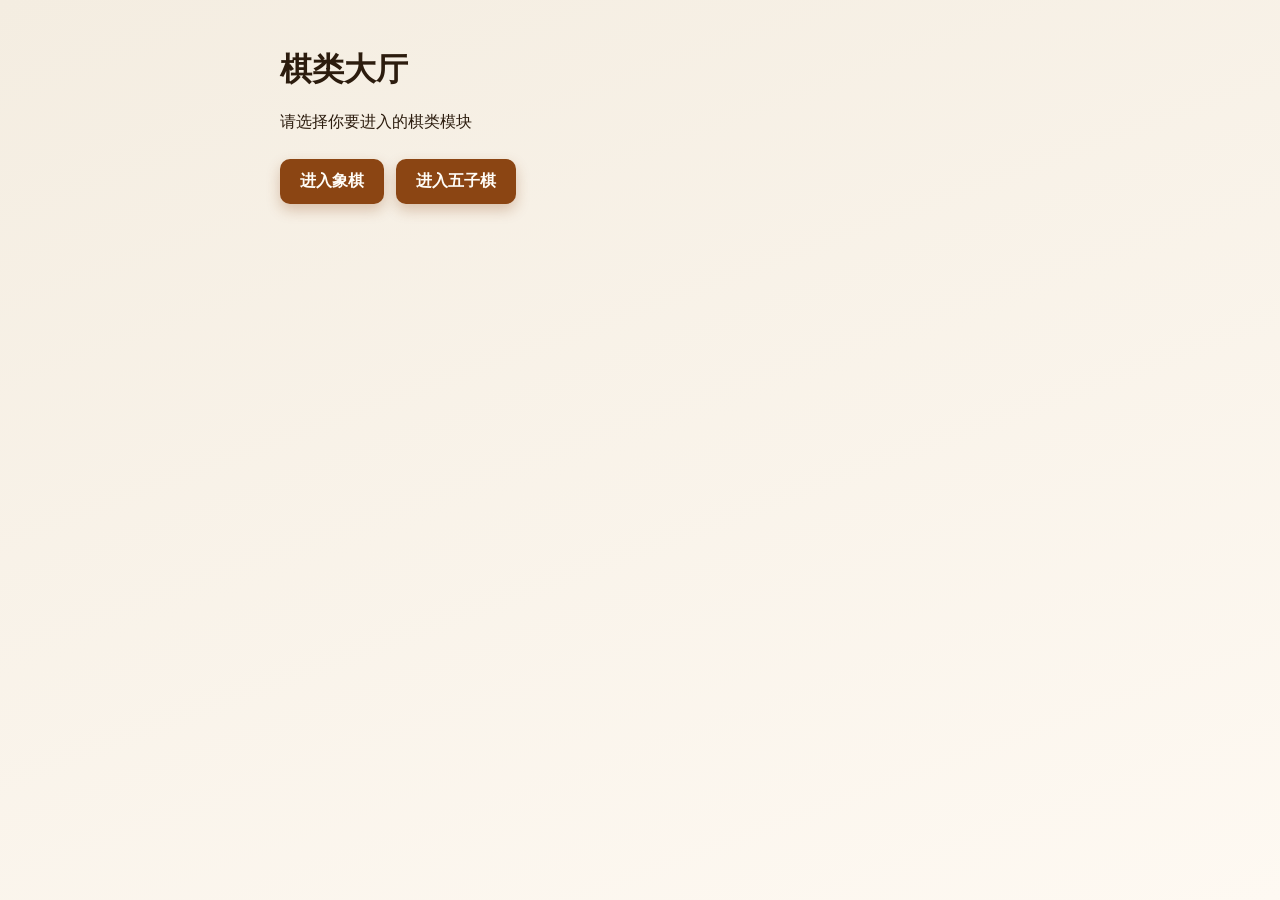
<file: index.html>
<!DOCTYPE html>
<html lang="zh-CN">
  <head>
    <meta charset="UTF-8" />
    <meta name="viewport" content="width=device-width, initial-scale=1.0" />
    <title>棋类大厅</title>
    <link rel="stylesheet" href="styles.css" />
  </head>
  <body>
    <main class="home">
      <h1>棋类大厅</h1>
      <p>请选择你要进入的棋类模块</p>
      <div class="button-group">
        <a class="game-btn" href="chinese-chess.html">进入象棋</a>
        <a class="game-btn" href="gomoku.html">进入五子棋</a>
      </div>
    </main>
  </body>
</html>
</file>
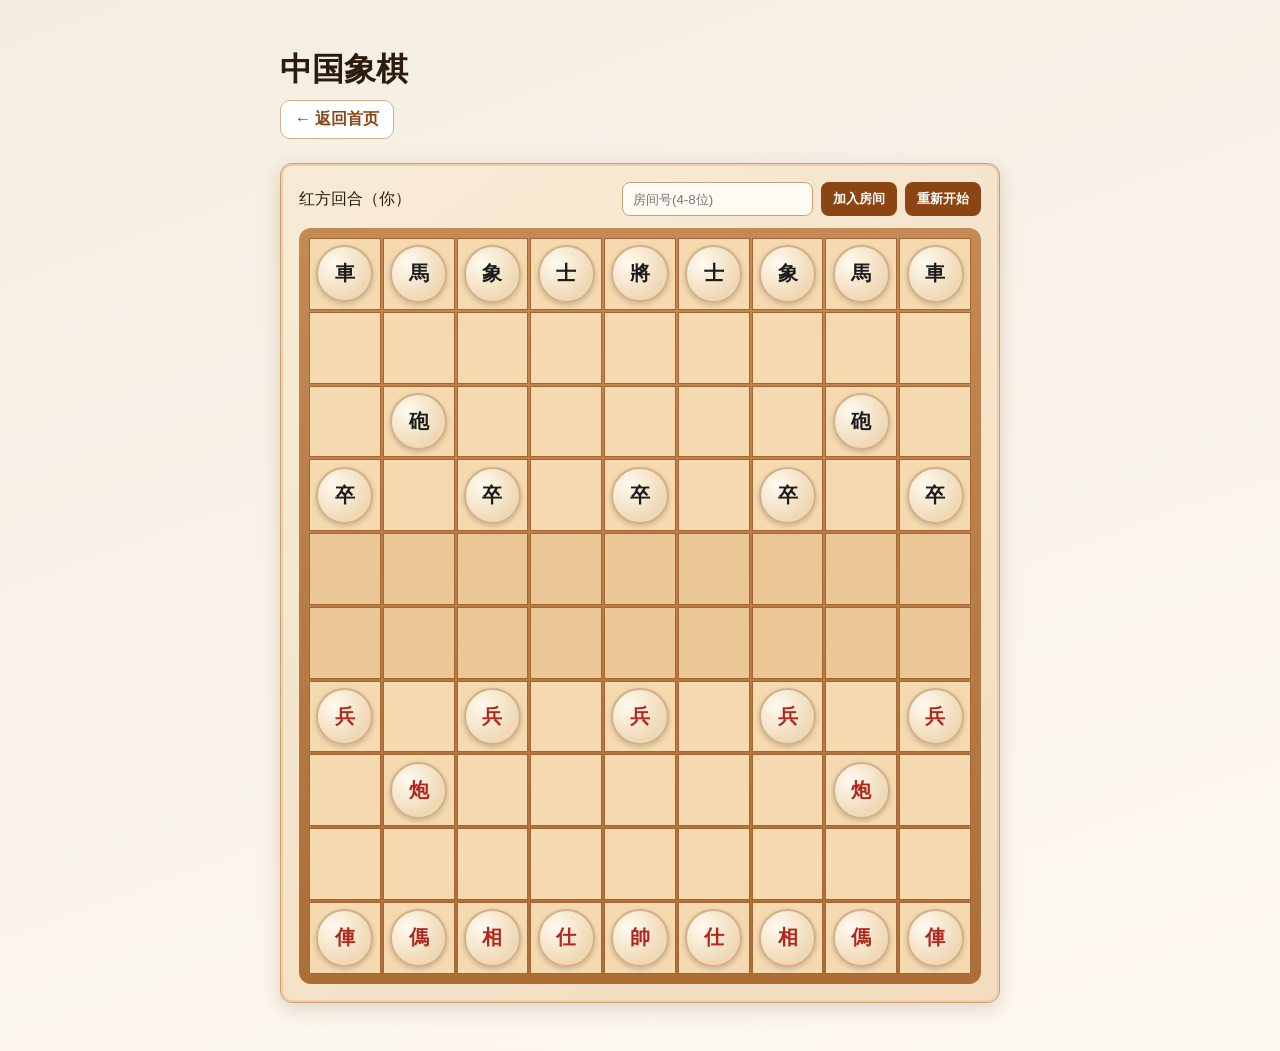
<file: chinese-chess.html>
<!DOCTYPE html>
<html lang="zh-CN">
  <head>
    <meta charset="UTF-8" />
    <meta name="viewport" content="width=device-width, initial-scale=1.0" />
    <title>中国象棋</title>
    <link rel="stylesheet" href="styles.css" />
  </head>
  <body>
    <main class="page">
      <header>
        <h1>中国象棋</h1>
        <a class="back-link" href="index.html">← 返回首页</a>
      </header>

      <section class="panel ornate">
        <div class="game-toolbar">
          <p id="xq-status">红方回合</p>
          <div class="toolbar-actions">
            <input id="xq-room" class="room-input" placeholder="房间号(4-8位)" />
            <button id="xq-find" class="mini-btn">加入房间</button>
            <button id="xq-restart" class="mini-btn">重新开始</button>
          </div>
        </div>
        <div id="xiangqi-board" class="xiangqi-board" aria-label="中国象棋棋盘"></div>
      </section>
    </main>
    <script src="realtime.js"></script>
    <script>
      const ROWS = 10, COLS = 9;
      const statusEl = document.getElementById("xq-status");
      const boardEl = document.getElementById("xiangqi-board");
      const restartBtn = document.getElementById("xq-restart");
      const findBtn = document.getElementById("xq-find");
      const roomInput = document.getElementById("xq-room");

      const initial = [
        ["br", "bn", "bb", "ba", "bk", "ba", "bb", "bn", "br"],
        [null, null, null, null, null, null, null, null, null],
        [null, "bc", null, null, null, null, null, "bc", null],
        ["bp", null, "bp", null, "bp", null, "bp", null, "bp"],
        [null, null, null, null, null, null, null, null, null],
        [null, null, null, null, null, null, null, null, null],
        ["rp", null, "rp", null, "rp", null, "rp", null, "rp"],
        [null, "rc", null, null, null, null, null, "rc", null],
        [null, null, null, null, null, null, null, null, null],
        ["rr", "rn", "rb", "ra", "rk", "ra", "rb", "rn", "rr"],
      ];
      const labels = { r: "俥", n: "傌", b: "相", a: "仕", k: "帥", c: "炮", p: "兵", br: "車", bn: "馬", bb: "象", ba: "士", bk: "將", bc: "砲", bp: "卒" };
      let board, turn, selected, winner;
      let onlineMode = false;
      let mySide = "r";
      let rtc = null;

      const clone = (b) => b.map((r) => r.slice());
      const inBounds = (r, c) => r >= 0 && r < 10 && c >= 0 && c < 9;
      const sideOf = (p) => (p ? p[0] : null);
      const typeOf = (p) => (p ? p[1] : null);

      function reset() { board = clone(initial); turn = "r"; selected = null; winner = null; render(); }
      restartBtn.onclick = reset;

      findBtn.onclick = () => {
        const room = roomInput.value.trim().toUpperCase();
        if (!room) return alert("请输入房间号");
        rtc = new RealtimeClient("xiangqi", initial);
        rtc.on("err", (m) => alert(m.msg));
        rtc.on("joined", (m) => {
          onlineMode = true;
          mySide = m.seat === "A" ? "r" : "b";
          statusEl.textContent = `已加入房间 ${m.room}，等待对手…`;
        });
        rtc.on("start", (m) => {
          board = m.state.board;
          turn = m.state.turn === "A" ? "r" : "b";
          winner = null; selected = null;
          render();
        });
        rtc.on("sync", (m) => {
          board = m.state.board;
          turn = m.state.turn === "A" ? "r" : "b";
          winner = m.state.winner || null;
          selected = null;
          render();
        });
        rtc.on("closed", () => statusEl.textContent = "连接断开，可重连房间");
        rtc.connect(room, "玩家");
      };

      let audioCtx = null;
      function playMoveSound(isCapture = false) {
        try {
          if (!audioCtx) audioCtx = new (window.AudioContext || window.webkitAudioContext)();
          const now = audioCtx.currentTime;
          const osc = audioCtx.createOscillator();
          const gain = audioCtx.createGain();
          osc.type = "triangle";
          osc.frequency.setValueAtTime(isCapture ? 520 : 420, now);
          osc.frequency.exponentialRampToValueAtTime(isCapture ? 380 : 300, now + 0.08);
          gain.gain.setValueAtTime(0.0001, now);
          gain.gain.exponentialRampToValueAtTime(0.18, now + 0.01);
          gain.gain.exponentialRampToValueAtTime(0.0001, now + 0.14);
          osc.connect(gain);
          gain.connect(audioCtx.destination);
          osc.start(now);
          osc.stop(now + 0.15);
        } catch (e) {}
      }

      function palace(side) { return side === "r" ? { rs: 7, re: 9, cs: 3, ce: 5 } : { rs: 0, re: 2, cs: 3, ce: 5 }; }
      function inPalace(side, r, c) { const p = palace(side); return r >= p.rs && r <= p.re && c >= p.cs && c <= p.ce; }

      function clearPath(fr, fc, tr, tc, b) {
        const dr = Math.sign(tr - fr), dc = Math.sign(tc - fc);
        let r = fr + dr, c = fc + dc;
        while (r !== tr || c !== tc) { if (b[r][c]) return false; r += dr; c += dc; }
        return true;
      }
      function countPath(fr, fc, tr, tc, b) {
        const dr = Math.sign(tr - fr), dc = Math.sign(tc - fc);
        let r = fr + dr, c = fc + dc, n = 0;
        while (r !== tr || c !== tc) { if (b[r][c]) n++; r += dr; c += dc; }
        return n;
      }

      function pseudoLegal(fr, fc, tr, tc, b) {
        if (!inBounds(tr, tc) || (fr === tr && fc === tc)) return false;
        const p = b[fr][fc], t = b[tr][tc]; if (!p) return false;
        const s = sideOf(p), ty = typeOf(p);
        if (t && sideOf(t) === s) return false;
        const dr = tr - fr, dc = tc - fc, adr = Math.abs(dr), adc = Math.abs(dc);

        if (ty === "r") return (fr === tr || fc === tc) && clearPath(fr, fc, tr, tc, b);
        if (ty === "n") {
          if (!(adr === 2 && adc === 1) && !(adr === 1 && adc === 2)) return false;
          const leg = adr === 2 ? [fr + dr / 2, fc] : [fr, fc + dc / 2];
          return !b[leg[0]][leg[1]];
        }
        if (ty === "b") {
          if (!(adr === 2 && adc === 2)) return false;
          if (s === "r" && tr < 5) return false;
          if (s === "b" && tr > 4) return false;
          return !b[fr + dr / 2][fc + dc / 2];
        }
        if (ty === "a") return adr === 1 && adc === 1 && inPalace(s, tr, tc);
        if (ty === "k") {
          if (!inPalace(s, tr, tc)) return false;
          return adr + adc === 1;
        }
        if (ty === "c") {
          if (!(fr === tr || fc === tc)) return false;
          const n = countPath(fr, fc, tr, tc, b);
          return t ? n === 1 : n === 0;
        }
        if (ty === "p") {
          const forward = s === "r" ? -1 : 1;
          const crossed = s === "r" ? fr <= 4 : fr >= 5;
          if (dr === forward && dc === 0) return true;
          if (crossed && dr === 0 && adc === 1) return true;
          return false;
        }
        return false;
      }

      function generalsFace(b) {
        let rk, bk;
        for (let r = 0; r < 10; r++) for (let c = 0; c < 9; c++) {
          if (b[r][c] === "rk") rk = [r, c];
          if (b[r][c] === "bk") bk = [r, c];
        }
        if (!rk || !bk || rk[1] !== bk[1]) return false;
        const c = rk[1], [s, e] = rk[0] < bk[0] ? [rk[0] + 1, bk[0]] : [bk[0] + 1, rk[0]];
        for (let r = s; r < e; r++) if (b[r][c]) return false;
        return true;
      }

      function inCheck(side, b) {
        let kr = -1, kc = -1;
        for (let r = 0; r < 10; r++) for (let c = 0; c < 9; c++) if (b[r][c] === side + "k") { kr = r; kc = c; }
        if (kr < 0) return true;
        const enemy = side === "r" ? "b" : "r";
        for (let r = 0; r < 10; r++) for (let c = 0; c < 9; c++) {
          if (b[r][c] && sideOf(b[r][c]) === enemy && pseudoLegal(r, c, kr, kc, b)) return true;
        }
        return generalsFace(b);
      }

      function legalMove(fr, fc, tr, tc, side, b) {
        if (!pseudoLegal(fr, fc, tr, tc, b)) return false;
        const nb = clone(b); nb[tr][tc] = nb[fr][fc]; nb[fr][fc] = null;
        if (generalsFace(nb)) return false;
        return !inCheck(side, nb);
      }

      function allMoves(side, b) {
        const moves = [];
        for (let fr = 0; fr < 10; fr++) for (let fc = 0; fc < 9; fc++) {
          if (!b[fr][fc] || sideOf(b[fr][fc]) !== side) continue;
          for (let tr = 0; tr < 10; tr++) for (let tc = 0; tc < 9; tc++) if (legalMove(fr, fc, tr, tc, side, b)) moves.push([fr, fc, tr, tc]);
        }
        return moves;
      }

      function evaluate(b) {
        const val = { k: 10000, r: 500, n: 300, b: 120, a: 120, c: 280, p: 90 };
        let s = 0;
        for (let r = 0; r < 10; r++) for (let c = 0; c < 9; c++) {
          const p = b[r][c]; if (!p) continue;
          const sign = sideOf(p) === "b" ? 1 : -1;
          s += sign * val[typeOf(p)];
        }
        return s;
      }

      function botMove() {
        if (winner) return;
        if (onlineMode && turn !== (mySide === "r" ? "b" : "r")) return;
        if (!onlineMode && turn !== "b") return;
        const moves = allMoves("b", board);
        if (!moves.length) { winner = inCheck("b", board) ? "红方胜（将死）" : "和棋（困毙）"; render(); return; }
        let best = null, bestScore = -Infinity;
        for (const m of moves) {
          const nb = clone(board); nb[m[2]][m[3]] = nb[m[0]][m[1]]; nb[m[0]][m[1]] = null;
          const score = evaluate(nb) + Math.random() * 5;
          if (score > bestScore) { bestScore = score; best = m; }
        }
        const isCapture = !!board[best[2]][best[3]];
        board[best[2]][best[3]] = board[best[0]][best[1]]; board[best[0]][best[1]] = null;
        playMoveSound(isCapture);
        turn = "r";
        if (!allMoves("r", board).length) winner = inCheck("r", board) ? "黑方胜（将死）" : "和棋（困毙）";
        render();
      }

      function clickCell(e) {
        if (winner) return;
        if (turn !== mySide) return;
        const r = +e.currentTarget.dataset.r, c = +e.currentTarget.dataset.c;
        const p = board[r][c];
        if (!selected) { if (p && sideOf(p) === "r") selected = [r, c]; render(); return; }
        const [sr, sc] = selected;
        if (p && sideOf(p) === "r") { selected = [r, c]; render(); return; }
        if (legalMove(sr, sc, r, c, "r", board)) {
          const isCapture = !!board[r][c];
          board[r][c] = board[sr][sc]; board[sr][sc] = null; selected = null; turn = "b";
          playMoveSound(isCapture);
          if (!allMoves("b", board).length) winner = inCheck("b", board) ? "红方胜（将死）" : "和棋（困毙）";
          statusEl.textContent = "黑方思考中…";
          render();
          if (onlineMode && rtc) {
            rtc.sync({ board, turn: turn === "r" ? "A" : "B", winner });
          } else {
            const thinkMs = 1000 + Math.floor(Math.random() * 1000);
            setTimeout(botMove, thinkMs);
          }
        }
      }

      function render() {
        boardEl.innerHTML = "";
        for (let r = 0; r < 10; r++) for (let c = 0; c < 9; c++) {
          const cell = document.createElement("button");
          cell.className = "cell" + ((r === 4 || r === 5) ? " river" : "") + (selected && selected[0] === r && selected[1] === c ? " selected" : "");
          cell.dataset.r = r; cell.dataset.c = c;
          const p = board[r][c];
          if (p) {
            const span = document.createElement("span");
            span.className = `piece ${sideOf(p) === "r" ? "red" : "black"}`;
            span.textContent = labels[p] || labels[typeOf(p)];
            cell.appendChild(span);
          }
          cell.onclick = clickCell;
          boardEl.appendChild(cell);
        }
        if (winner) statusEl.textContent = winner;
        else if (onlineMode) {
          const me = mySide === "r" ? "红" : "黑";
          const mine = turn === mySide;
          statusEl.textContent = mine ? `联机中：轮到你（${me}方）` : "联机中：对手思考中…";
        } else statusEl.textContent = turn === "r" ? "红方回合（你）" : "黑方思考中…";
      }
      reset();
    </script>
  </body>
</html>
</file>
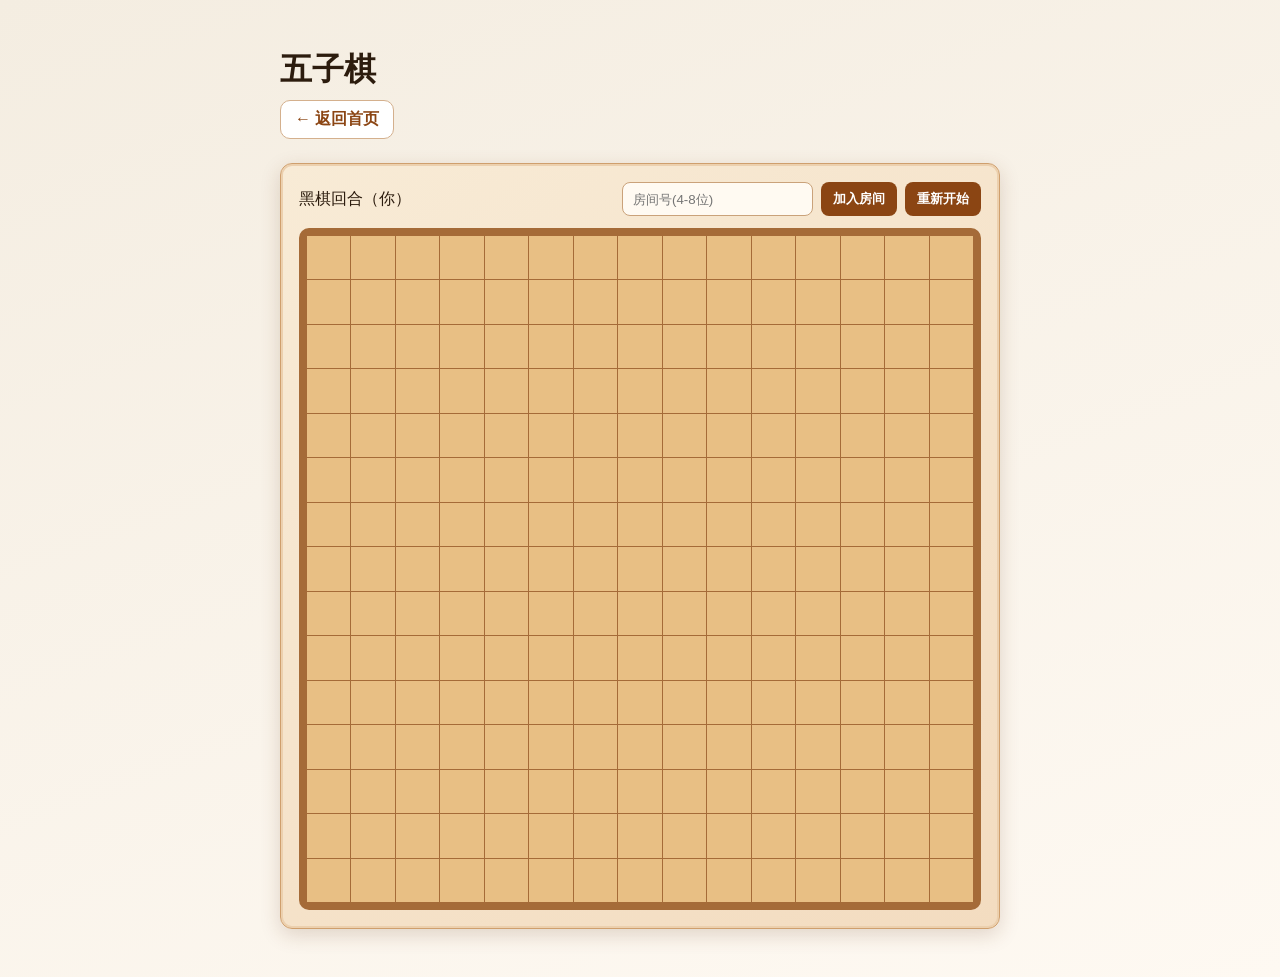
<file: gomoku.html>
<!DOCTYPE html>
<html lang="zh-CN">
  <head>
    <meta charset="UTF-8" />
    <meta name="viewport" content="width=device-width, initial-scale=1.0" />
    <title>五子棋</title>
    <link rel="stylesheet" href="styles.css" />
  </head>
  <body>
    <main class="page">
      <header>
        <h1>五子棋</h1>
        <a class="back-link" href="index.html">← 返回首页</a>
      </header>
      <section class="panel ornate">
        <div class="game-toolbar">
          <p id="gm-status">黑棋先行（你执黑）</p>
          <div class="toolbar-actions">
            <input id="gm-room" class="room-input" placeholder="房间号(4-8位)" />
            <button id="gm-find" class="mini-btn">加入房间</button>
            <button id="gm-restart" class="mini-btn">重新开始</button>
          </div>
        </div>
        <div id="gomoku-board" class="gomoku-board"></div>
      </section>
    </main>
    <script src="realtime.js"></script>
    <script>
      const SIZE = 15;
      const gmBoardEl = document.getElementById('gomoku-board');
      const gmStatusEl = document.getElementById('gm-status');
      const gmRestart = document.getElementById('gm-restart');
      const gmFind = document.getElementById('gm-find');
      const gmRoom = document.getElementById('gm-room');
      let board, turn, over;
      let onlineMode=false;
      let myStone=1;
      let rtc=null;
      const dirs = [[1,0],[0,1],[1,1],[1,-1]];
      function init(){ board=Array.from({length:SIZE},()=>Array(SIZE).fill(0)); turn=1; over=false; render();}
      gmRestart.onclick=init;
      gmFind.onclick=()=>{
        const room=gmRoom.value.trim().toUpperCase();
        if(!room) return alert("请输入房间号");
        rtc=new RealtimeClient("gomoku", Array.from({length:SIZE},()=>Array(SIZE).fill(0)));
        rtc.on('err',(m)=>alert(m.msg));
        rtc.on('joined',(m)=>{ onlineMode=true; myStone=m.seat==='A'?1:2; gmStatusEl.textContent=`已加入房间 ${m.room}，等待对手…`; });
        rtc.on('start',(m)=>{ board=m.state.board; turn=m.state.turn==='A'?1:2; over=!!m.state.winner; render(); });
        rtc.on('sync',(m)=>{ board=m.state.board; turn=m.state.turn==='A'?1:2; over=!!m.state.winner; if(m.state.winner) gmStatusEl.textContent=m.state.winner; render(); });
        rtc.on('closed',()=>gmStatusEl.textContent='连接断开，可重连房间');
        rtc.connect(room,'玩家');
      };
      function inb(r,c){return r>=0&&r<SIZE&&c>=0&&c<SIZE;}
      function winAt(r,c,s){for(const[d1,d2]of dirs){let n=1;for(let k=1;inb(r+d1*k,c+d2*k)&&board[r+d1*k][c+d2*k]===s;k++)n++;for(let k=1;inb(r-d1*k,c-d2*k)&&board[r-d1*k][c-d2*k]===s;k++)n++;if(n>=5)return true;}return false;}
      function ai(){if(over)return;let best=null,bestS=-1;for(let r=0;r<SIZE;r++)for(let c=0;c<SIZE;c++){if(board[r][c])continue;const s=score(r,c,2)+score(r,c,1)*0.92+Math.random()*0.01;if(s>bestS){bestS=s;best=[r,c];}}if(!best)return;const[r,c]=best;board[r][c]=2;if(winAt(r,c,2)){over=true;gmStatusEl.textContent='白棋胜利（AI）';}else{turn=1;gmStatusEl.textContent='黑棋回合（你）';}render();}
      function score(r,c,s){let total=0;for(const[d1,d2]of dirs){let a=0,b=0,oa=0,ob=0;for(let k=1;k<=4;k++){const nr=r+d1*k,nc=c+d2*k;if(!inb(nr,nc)){oa=1;break;}if(board[nr][nc]===s)a++;else if(board[nr][nc]===0)break;else{oa=1;break;}}for(let k=1;k<=4;k++){const nr=r-d1*k,nc=c-d2*k;if(!inb(nr,nc)){ob=1;break;}if(board[nr][nc]===s)b++;else if(board[nr][nc]===0)break;else{ob=1;break;}}const n=a+b+1;const open=(oa?0:1)+(ob?0:1);if(n>=5)total+=100000;else if(n===4&&open===2)total+=10000;else if(n===4&&open===1)total+=2000;else if(n===3&&open===2)total+=600;else if(n===3&&open===1)total+=150;else if(n===2&&open===2)total+=80;else total+=10;}return total;}
      function clickCell(e){if(over||turn!==myStone)return;const r=+e.currentTarget.dataset.r,c=+e.currentTarget.dataset.c;if(board[r][c])return;board[r][c]=myStone;if(winAt(r,c,myStone)){over=true;gmStatusEl.textContent='你胜利了';render();return;}turn=myStone===1?2:1;gmStatusEl.textContent=onlineMode?'联机中：对手思考中…':'白棋思考中…';render();if(onlineMode&&rtc){rtc.sync({board,turn:turn===1?'A':'B',winner:over?'你胜利了':null});}else{setTimeout(ai,1000+Math.floor(Math.random()*1000));}}
      function render(){if(!over){if(onlineMode){gmStatusEl.textContent = turn===myStone?"联机中：轮到你落子":"联机中：对手思考中…";} else {gmStatusEl.textContent = turn===1?"黑棋回合（你）":"白棋思考中…";}}gmBoardEl.innerHTML='';for(let r=0;r<SIZE;r++)for(let c=0;c<SIZE;c++){const cell=document.createElement('button');cell.className='gm-cell';cell.dataset.r=r;cell.dataset.c=c;const v=board[r][c];if(v){const p=document.createElement('span');p.className='gm-piece '+(v===1?'black':'white');cell.appendChild(p);}cell.onclick=clickCell;gmBoardEl.appendChild(cell);}}
      init();
    </script>
  </body>
</html>
</file>
<file: styles.css>
* {
  box-sizing: border-box;
}

body {
  margin: 0;
  min-height: 100vh;
  font-family: "PingFang SC", "Microsoft YaHei", sans-serif;
  background: linear-gradient(160deg, #f4ede1 0%, #fef9f2 100%);
  color: #2c1c0e;
}

main {
  width: min(720px, 92vw);
  margin: 0 auto;
  padding: 48px 0;
}

.home,
.page {
  display: flex;
  flex-direction: column;
  gap: 16px;
}

h1 {
  margin: 0;
}

p {
  margin: 0;
  line-height: 1.7;
}

.button-group {
  display: flex;
  gap: 12px;
  flex-wrap: wrap;
  margin-top: 8px;
}

.game-btn,
.back-link {
  display: inline-flex;
  align-items: center;
  justify-content: center;
  text-decoration: none;
  font-weight: 700;
  border-radius: 10px;
  transition: transform 0.15s ease, box-shadow 0.15s ease;
}

.game-btn {
  padding: 12px 20px;
  background: #8b4513;
  color: #fffdf8;
  box-shadow: 0 6px 14px rgba(139, 69, 19, 0.28);
}

.game-btn:hover,
.back-link:hover {
  transform: translateY(-1px);
}

.back-link {
  margin-top: 8px;
  padding: 8px 14px;
  background: #fff;
  color: #8b4513;
  width: fit-content;
  border: 1px solid #d4b08d;
}

.panel {
  margin-top: 8px;
  background: #fff;
  border-radius: 12px;
  padding: 18px;
  border: 1px solid #ecd9c2;
}

.placeholder {
  margin-top: 12px;
  min-height: 280px;
  border: 2px dashed #c9a27a;
  border-radius: 10px;
  display: grid;
  place-items: center;
  color: #8b5e34;
  background: #fff8ef;
}


.xiangqi-board {
  margin-top: 14px;
  display: grid;
  grid-template-columns: repeat(9, minmax(34px, 1fr));
  gap: 2px;
  background: #b27a45;
  padding: 8px;
  border-radius: 10px;
}

.cell {
  aspect-ratio: 1 / 1;
  border: 1px solid #b07a47;
  background: #f8dfb5;
  color: #8b5e34;
  font-size: 12px;
  cursor: pointer;
  display: grid;
  place-items: center;
  padding: 0;
}

.cell.river {
  background: #f2cf9f;
}

.cell.selected {
  outline: 3px solid #1f6feb;
  z-index: 1;
}

.piece {
  width: 82%;
  height: 82%;
  border-radius: 50%;
  display: grid;
  place-items: center;
  font-size: 20px;
  font-weight: 700;
  background: #fff8eb;
  border: 2px solid #d3b188;
}

.piece.red {
  color: #b3261e;
}

.piece.black {
  color: #1c1c1c;
}


.ornate {
  background: linear-gradient(145deg, #f8ebd6, #f3dcc0);
  border: 1px solid #cf9f6d;
  box-shadow: inset 0 0 0 2px #ecd0ae, 0 6px 20px rgba(98, 56, 20, 0.18);
}

.game-toolbar {
  display: flex;
  justify-content: space-between;
  align-items: center;
  gap: 12px;
  margin-bottom: 12px;
}

.mini-btn {
  border: 0;
  border-radius: 8px;
  background: #8b4513;
  color: #fff;
  padding: 8px 12px;
  cursor: pointer;
  font-weight: 700;
}

.xiangqi-board {
  margin-top: 8px;
  display: grid;
  grid-template-columns: repeat(9, minmax(34px, 1fr));
  gap: 2px;
  background: linear-gradient(180deg, #c48a54, #ab6e37);
  padding: 10px;
  border-radius: 12px;
}

.cell { background: #f5d9af; border: 1px solid #a66535; }
.cell.river { background: #ebc796; }
.cell.selected { outline: 3px solid #1177ff; }

.piece {
  background: radial-gradient(circle at 30% 30%, #fffaf0, #efd8b4 70%);
  box-shadow: 0 2px 5px rgba(0,0,0,.18);
}

.gomoku-board {
  display: grid;
  grid-template-columns: repeat(15, minmax(22px, 1fr));
  gap: 1px;
  background: #a56b38;
  padding: 8px;
  border-radius: 10px;
}

.gm-cell {
  aspect-ratio: 1;
  border: 0;
  background: #e8bf84;
  display: grid;
  place-items: center;
  padding: 0;
}

.gm-piece {
  width: 82%;
  height: 82%;
  border-radius: 50%;
  box-shadow: 0 2px 5px rgba(0,0,0,.35);
}

.gm-piece.black { background: radial-gradient(circle at 30% 30%, #666, #111 70%); }
.gm-piece.white { background: radial-gradient(circle at 30% 30%, #fff, #ddd 70%); border: 1px solid #bbb; }


.toolbar-actions { display:flex; gap:8px; flex-wrap:wrap; }
.mini-btn:disabled { opacity:.65; cursor:not-allowed; }

.room-input{padding:8px 10px;border:1px solid #caa27a;border-radius:8px;min-width:130px;background:#fffaf2;}
</file>
